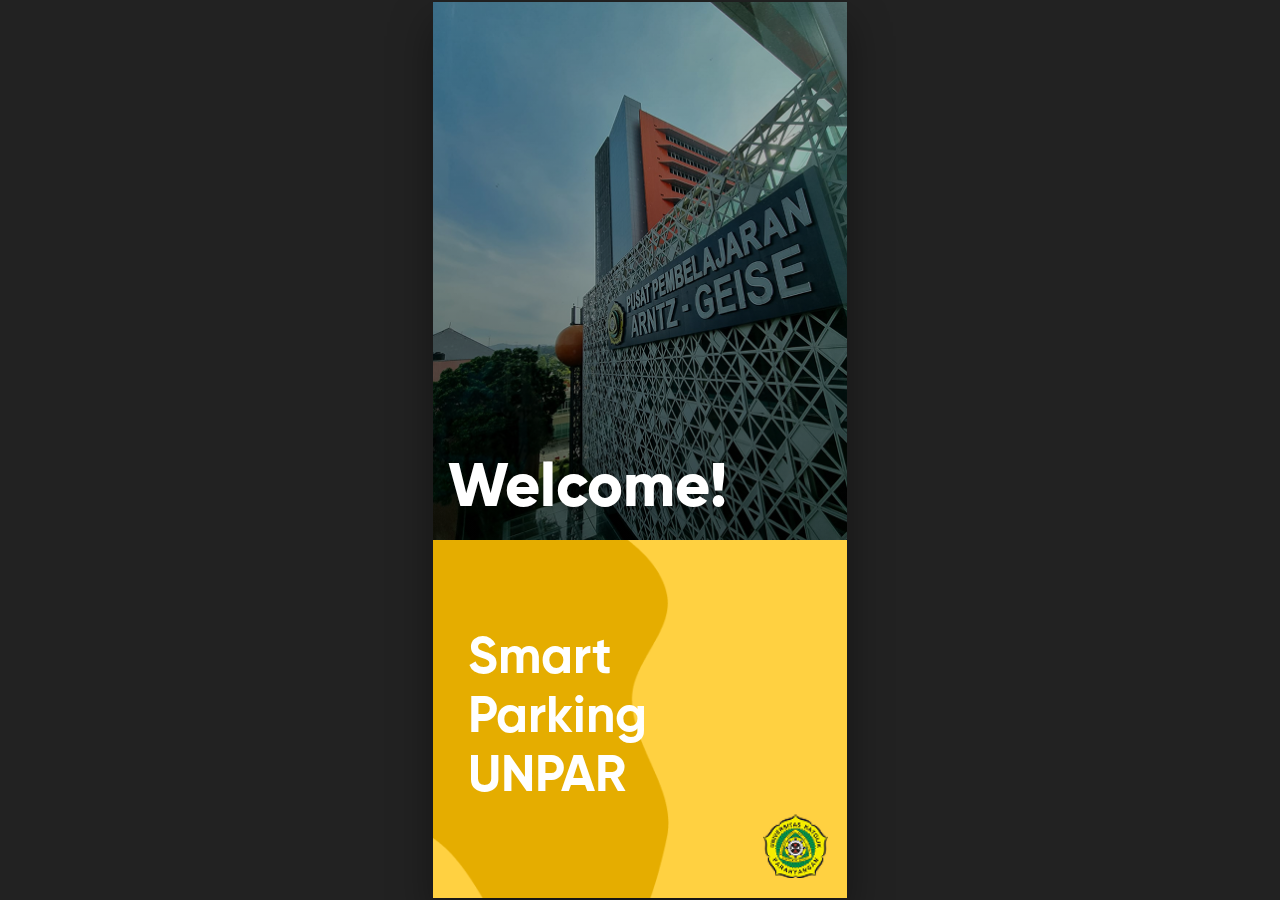
<file: index.html>
<!DOCTYPE html>
<html lang="id">
<head>
    <meta charset="UTF-8">
    <meta name="viewport" content="width=device-width, initial-scale=1.0">
    <title>Smart Parking UNPAR - Welcome</title>
    <link rel="stylesheet" href="style.css">
</head>
<body>

    <div class="mobile-container">
        <div class="bg-container">
             <img src="assets/background.png" alt="Gedung PPAG" class="bg-image">
            <div class="overlay-gradient"></div>
        </div>

        <div class="content">
            <h1 class="text-welcome">Welcome!</h1>

            <div class="bottom-card">
                <div class="wave-decoration"></div>

                <div class="card-content">
                    <h2 class="text-app-name">
                        Smart<br>
                        Parking<br>
                        UNPAR
                    </h2>
                    
                    <img src="assets/logo-unpar.png" alt="Logo UNPAR" class="logo">
                </div>
            </div>
        </div>
    </div>

</body>
</html>
</file>
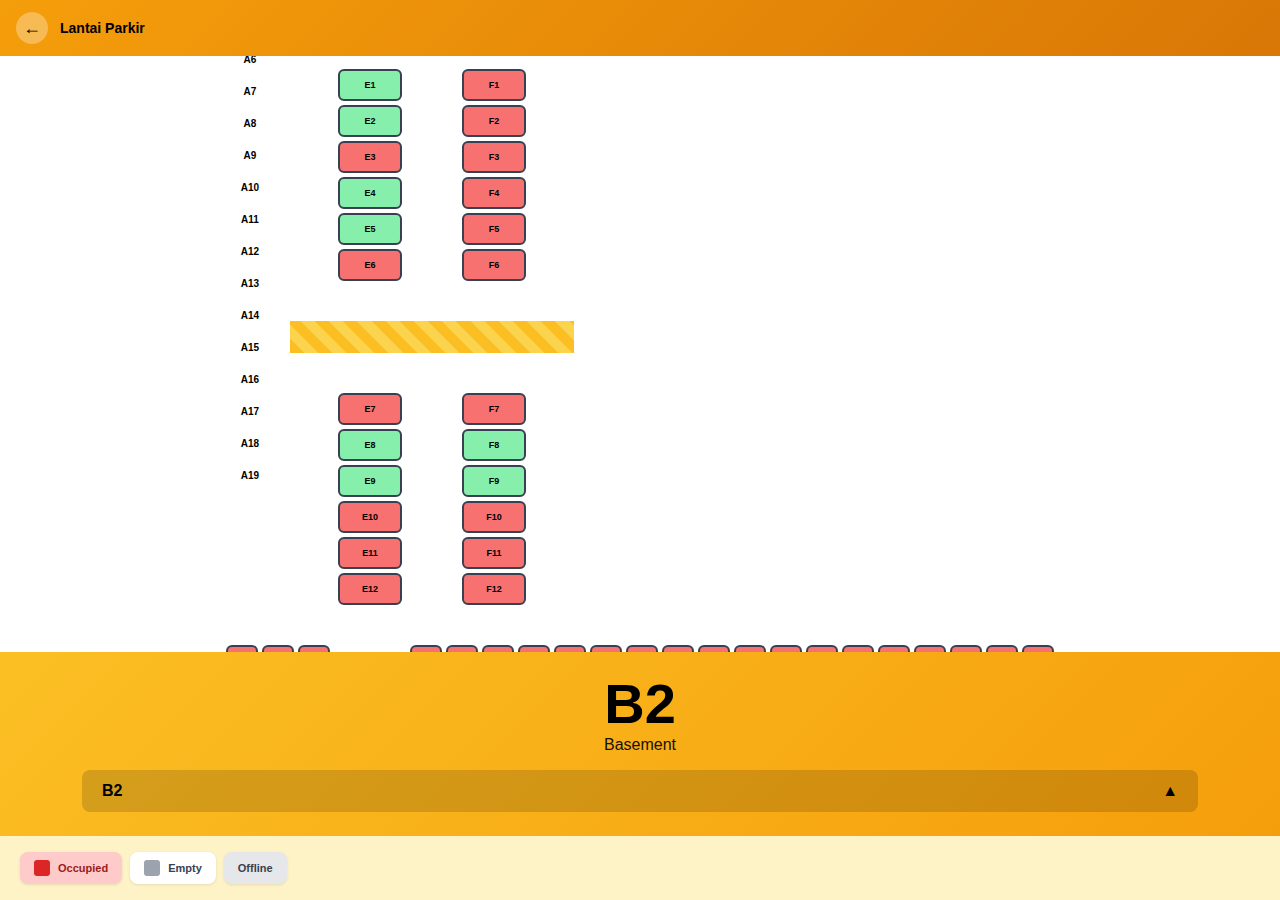
<file: denah_parkir.html>
<!DOCTYPE html>
<html lang="id">
<head>
    <meta charset="UTF-8">
    <meta name="viewport" content="width=device-width, initial-scale=1.0">
    <title>Denah Parkir B2</title>
    <style>
        * {
            margin: 0;
            padding: 0;
            box-sizing: border-box;
        }

        body {
            font-family: Arial, sans-serif;
            height: 100vh;
            display: flex;
            flex-direction: column;
            overflow: hidden;
            background: #f3f4f6;
        }

        .header {
            background: linear-gradient(135deg, #f59e0b 0%, #d97706 100%);
            padding: 12px 16px;
            display: flex;
            align-items: center;
            color: #000;
            box-shadow: 0 2px 4px rgba(0,0,0,0.1);
        }

        .back-btn {
            background: rgba(255,255,255,0.3);
            border: none;
            width: 32px;
            height: 32px;
            border-radius: 50%;
            display: flex;
            align-items: center;
            justify-content: center;
            cursor: pointer;
            margin-right: 12px;
            font-size: 18px;
        }

        .header-title {
            flex: 1;
            font-size: 14px;
            font-weight: 600;
        }

        .map-container {
            flex: 1;
            overflow: hidden;
            position: relative;
            background: white;
            touch-action: none;
            cursor: grab;
        }

        .map-container.dragging {
            cursor: grabbing;
        }

        .map-wrapper {
            position: absolute;
            top: 50%;
            left: 50%;
            transform-origin: center center;
            transition: transform 0.1s ease-out;
        }

        .parking-map {
            padding: 40px;
            display: inline-block;
        }

        .top-section {
            margin-bottom: 40px;
        }

        .parking-row {
            display: flex;
            gap: 4px;
            margin-bottom: 8px;
            justify-content: center;
        }

        .parking-spot {
            width: 32px;
            height: 64px;
            border-radius: 6px;
            display: flex;
            align-items: center;
            justify-content: center;
            font-size: 9px;
            font-weight: bold;
            border: 2px solid #374151;
            color: #000;
        }

        .parking-spot.horizontal {
            width: 64px;
            height: 32px;
        }

        .parking-spot.available {
            background: #86efac;
        }

        .parking-spot.occupied {
            background: #f87171;
        }

        .middle-section {
            display: flex;
            gap: 16px;
            margin-bottom: 40px;
        }

        .left-labels {
            display: flex;
            flex-direction: column;
            gap: 4px;
        }

        .label-spot {
            width: 48px;
            height: 28px;
            border-radius: 4px;
            display: flex;
            align-items: center;
            justify-content: center;
            font-size: 10px;
            font-weight: bold;
        }

        .center-content {
            display: flex;
            flex-direction: column;
            gap: 20px;
        }

        .center-blocks {
            display: flex;
            gap: 60px;
            justify-content: center;
        }

        .block {
            display: flex;
            flex-direction: column;
            gap: 4px;
        }

        .striped-area {
            height: 32px;
            background: #fbbf24;
            background-image: repeating-linear-gradient(45deg, #fbbf24, #fbbf24 10px, #fcd34d 10px, #fcd34d 20px);
            margin: 20px 0;
        }

        .bottom-section {
            margin-top: 40px;
        }

        .bottom-row {
            display: flex;
            gap: 80px;
            margin-bottom: 30px;
        }

        .bottom-left {
            display: flex;
            gap: 8px;
        }

        .bottom-parking-group {
            display: flex;
            gap: 4px;
        }

        .bottom-large-row {
            display: flex;
            gap: 4px;
            justify-content: center;
            margin-bottom: 20px;
        }

        .bottom-controls {
            background: linear-gradient(180deg, #fef3c7 0%, #fde68a 100%);
            padding: 0;
            position: relative;
        }

        .floor-selector {
            background: linear-gradient(135deg, #fbbf24 0%, #f59e0b 100%);
            padding: 24px 20px;
            text-align: center;
            color: #000;
            position: relative;
        }

        .floor-selector h2 {
            font-size: 56px;
            font-weight: bold;
            margin-bottom: 4px;
            line-height: 1;
        }

        .floor-selector p {
            font-size: 16px;
            opacity: 0.9;
            margin-bottom: 16px;
        }

        .floor-dropdown {
            background: rgba(0,0,0,0.15);
            border: none;
            padding: 12px 20px;
            border-radius: 8px;
            color: #000;
            font-size: 16px;
            font-weight: bold;
            cursor: pointer;
            display: flex;
            align-items: center;
            justify-content: space-between;
            width: 90%;
            margin: 0 auto;
        }

        .legend-controls {
            padding: 16px 20px;
            display: flex;
            align-items: center;
            justify-content: space-between;
            flex-wrap: wrap;
            gap: 12px;
            background: #fef3c7;
        }

        .legend {
            display: flex;
            gap: 8px;
            flex-wrap: wrap;
        }

        .legend-item {
            display: flex;
            align-items: center;
            gap: 8px;
            padding: 8px 14px;
            border-radius: 8px;
            font-size: 11px;
            font-weight: bold;
            background: white;
            box-shadow: 0 1px 3px rgba(0,0,0,0.1);
        }

        .legend-item.occupied-legend {
            background: #fecaca;
            color: #991b1b;
        }

        .legend-item.empty-legend {
            background: white;
            color: #374151;
        }

        .legend-item.offline-legend {
            background: #e5e7eb;
            color: #374151;
        }

        .legend-box {
            width: 16px;
            height: 16px;
            border-radius: 3px;
        }

        .legend-box.occupied {
            background: #dc2626;
        }

        .legend-box.empty {
            background: #9ca3af;
        }

        .controls {
            display: flex;
            gap: 8px;
        }

        .control-btn {
            background: #3b82f6;
            color: white;
            border: none;
            padding: 10px 16px;
            border-radius: 8px;
            cursor: pointer;
            font-size: 16px;
            font-weight: bold;
            transition: background 0.2s;
            min-width: 44px;
            box-shadow: 0 2px 4px rgba(0,0,0,0.1);
        }

        .control-btn:hover {
            background: #2563eb;
        }

        .control-btn:active {
            background: #1d4ed8;
        }

        .control-btn.reset {
            background: #6b7280;
        }

        .control-btn.reset:hover {
            background: #4b5563;
        }

        @media (max-width: 640px) {
            .parking-spot {
                width: 28px;
                height: 56px;
                font-size: 8px;
            }

            .parking-spot.horizontal {
                width: 56px;
                height: 28px;
            }

            .label-spot {
                width: 40px;
                height: 24px;
                font-size: 9px;
            }

            .parking-map {
                padding: 20px;
            }

            .floor-selector h2 {
                font-size: 48px;
            }

            .legend-controls {
                padding: 12px 16px;
            }
        }
    </style>
</head>
<body>
    <div class="header">
        <button class="back-btn">&#8592;</button>
        <div class="header-title">Lantai Parkir</div>
    </div>

    <div class="map-container" id="mapContainer">
        <div class="map-wrapper" id="mapWrapper">
            <div class="parking-map">
                <!-- Top Section -->
                <div class="top-section">
                    <div class="parking-row">
                        <div class="parking-spot available">B1</div>
                        <div class="parking-spot occupied">B2</div>
                        <div class="parking-spot occupied">B3</div>
                        <div class="parking-spot occupied">B4</div>
                        <div class="parking-spot occupied">B5</div>
                        <div class="parking-spot occupied">B6</div>
                        <div class="parking-spot occupied">B7</div>
                        <div class="parking-spot occupied">B8</div>
                        <div class="parking-spot occupied">B9</div>
                        <div class="parking-spot occupied">B10</div>
                        <div class="parking-spot available">B11</div>
                    </div>
                </div>

                <!-- Middle Section -->
                <div class="middle-section">
                    <div class="left-labels">
                        <div class="label-spot available">A1</div>
                        <div class="label-spot available">A2</div>
                        <div class="label-spot occupied">A3</div>
                        <div class="label-spot available">A4</div>
                        <div class="label-spot available">A5</div>
                        <div class="label-spot available">A6</div>
                        <div class="label-spot available">A7</div>
                        <div class="label-spot available">A8</div>
                        <div class="label-spot available">A9</div>
                        <div class="label-spot available">A10</div>
                        <div class="label-spot occupied">A11</div>
                        <div class="label-spot occupied">A12</div>
                        <div class="label-spot occupied">A13</div>
                        <div class="label-spot occupied">A14</div>
                        <div class="label-spot occupied">A15</div>
                        <div class="label-spot occupied">A16</div>
                        <div class="label-spot occupied">A17</div>
                        <div class="label-spot occupied">A18</div>
                        <div class="label-spot occupied">A19</div>
                    </div>

                    <div class="center-content">
                        <div class="parking-row">
                            <div class="parking-spot occupied">B12</div>
                            <div class="parking-spot occupied">B13</div>
                            <div class="parking-spot occupied">B14</div>
                            <div class="parking-spot occupied">B15</div>
                            <div class="parking-spot occupied">B16</div>
                            <div class="parking-spot occupied">B17</div>
                            <div class="parking-spot occupied">B18</div>
                            <div class="parking-spot occupied">B19</div>
                        </div>

                        <div class="parking-row">
                            <div class="parking-spot occupied">B20</div>
                            <div class="parking-spot available">B21</div>
                            <div class="parking-spot occupied">B22</div>
                            <div class="parking-spot occupied">B23</div>
                            <div class="parking-spot occupied">B24</div>
                            <div class="parking-spot occupied">B25</div>
                            <div class="parking-spot occupied">B26</div>
                            <div class="parking-spot occupied">B27</div>
                        </div>

                        <div class="center-blocks">
                            <div class="block">
                                <div class="parking-spot horizontal available">E1</div>
                                <div class="parking-spot horizontal available">E2</div>
                                <div class="parking-spot horizontal occupied">E3</div>
                                <div class="parking-spot horizontal available">E4</div>
                                <div class="parking-spot horizontal available">E5</div>
                                <div class="parking-spot horizontal occupied">E6</div>
                            </div>
                            <div class="block">
                                <div class="parking-spot horizontal occupied">F1</div>
                                <div class="parking-spot horizontal occupied">F2</div>
                                <div class="parking-spot horizontal occupied">F3</div>
                                <div class="parking-spot horizontal occupied">F4</div>
                                <div class="parking-spot horizontal occupied">F5</div>
                                <div class="parking-spot horizontal occupied">F6</div>
                            </div>
                        </div>

                        <div class="striped-area"></div>

                        <div class="center-blocks">
                            <div class="block">
                                <div class="parking-spot horizontal occupied">E7</div>
                                <div class="parking-spot horizontal available">E8</div>
                                <div class="parking-spot horizontal available">E9</div>
                                <div class="parking-spot horizontal occupied">E10</div>
                                <div class="parking-spot horizontal occupied">E11</div>
                                <div class="parking-spot horizontal occupied">E12</div>
                            </div>
                            <div class="block">
                                <div class="parking-spot horizontal occupied">F7</div>
                                <div class="parking-spot horizontal available">F8</div>
                                <div class="parking-spot horizontal available">F9</div>
                                <div class="parking-spot horizontal occupied">F10</div>
                                <div class="parking-spot horizontal occupied">F11</div>
                                <div class="parking-spot horizontal occupied">F12</div>
                            </div>
                        </div>
                    </div>
                </div>

                <!-- Bottom Section -->
                <div class="bottom-section">
                    <div class="bottom-row">
                        <div class="bottom-left">
                            <div class="bottom-parking-group">
                                <div class="parking-spot occupied">C1</div>
                                <div class="parking-spot occupied">C2</div>
                                <div class="parking-spot occupied">C3</div>
                            </div>
                        </div>

                        <div class="bottom-large-row">
                            <div class="parking-spot occupied">D1</div>
                            <div class="parking-spot occupied">D2</div>
                            <div class="parking-spot occupied">D3</div>
                            <div class="parking-spot occupied">D4</div>
                            <div class="parking-spot occupied">D5</div>
                            <div class="parking-spot occupied">D6</div>
                            <div class="parking-spot occupied">D7</div>
                            <div class="parking-spot occupied">D8</div>
                            <div class="parking-spot occupied">D9</div>
                            <div class="parking-spot occupied">D10</div>
                            <div class="parking-spot occupied">D11</div>
                            <div class="parking-spot occupied">D12</div>
                            <div class="parking-spot occupied">D13</div>
                            <div class="parking-spot occupied">D14</div>
                            <div class="parking-spot occupied">D15</div>
                            <div class="parking-spot occupied">D16</div>
                            <div class="parking-spot occupied">D17</div>
                            <div class="parking-spot occupied">D18</div>
                        </div>
                    </div>

                    <div class="bottom-large-row">
                        <div class="parking-spot occupied">G1</div>
                        <div class="parking-spot occupied">G2</div>
                        <div class="parking-spot occupied">G3</div>
                        <div class="parking-spot occupied">G4</div>
                        <div class="parking-spot occupied">G5</div>
                        <div class="parking-spot occupied">G6</div>
                        <div class="parking-spot occupied">G7</div>
                        <div class="parking-spot occupied">G8</div>
                        <div class="parking-spot occupied">G9</div>
                        <div class="parking-spot occupied">G10</div>
                        <div class="parking-spot occupied">G11</div>
                        <div class="parking-spot occupied">G12</div>
                        <div class="parking-spot occupied">G13</div>
                        <div class="parking-spot occupied">G14</div>
                        <div class="parking-spot occupied">G15</div>
                        <div class="parking-spot occupied">G16</div>
                        <div class="parking-spot occupied">G17</div>
                        <div class="parking-spot occupied">G18</div>
                        <div class="parking-spot occupied">G19</div>
                        <div class="parking-spot occupied">G20</div>
                    </div>

                    <div class="bottom-large-row">
                        <div class="parking-spot occupied">H1</div>
                        <div class="parking-spot occupied">H2</div>
                        <div class="parking-spot occupied">H3</div>
                        <div class="parking-spot occupied">H4</div>
                        <div class="parking-spot occupied">H5</div>
                        <div class="parking-spot occupied">H6</div>
                        <div class="parking-spot occupied">H7</div>
                        <div class="parking-spot occupied">H8</div>
                        <div class="parking-spot occupied">H9</div>
                        <div class="parking-spot occupied">H10</div>
                        <div class="parking-spot occupied">H11</div>
                        <div class="parking-spot occupied">H12</div>
                        <div class="parking-spot occupied">H13</div>
                        <div class="parking-spot occupied">H14</div>
                        <div class="parking-spot occupied">H15</div>
                        <div class="parking-spot occupied">H16</div>
                        <div class="parking-spot occupied">H17</div>
                        <div class="parking-spot occupied">H18</div>
                        <div class="parking-spot occupied">H19</div>
                        <div class="parking-spot occupied">H20</div>
                    </div>
                </div>
            </div>
        </div>
    </div>

    <div class="bottom-controls">
        <div class="floor-selector">
            <h2>B2</h2>
            <p>Basement</p>
            <button class="floor-dropdown">
                <span>B2</span>
                <span>&#9650;</span>
            </button>
        </div>

        <div class="legend-controls">
            <div class="legend">
                <div class="legend-item occupied-legend">
                    <div class="legend-box occupied"></div>
                    <span>Occupied</span>
                </div>
                <div class="legend-item empty-legend">
                    <div class="legend-box empty"></div>
                    <span>Empty</span>
                </div>
                <div class="legend-item offline-legend">
                    <span>Offline</span>
                </div>
            </div>
            
        </div>
    </div>

    <script>
        var mapContainer = document.getElementById('mapContainer');
        var mapWrapper = document.getElementById('mapWrapper');

        var scale = 1;
        var posX = 0;
        var posY = 0;
        var isDragging = false;
        var startX = 0;
        var startY = 0;

        function updateTransform() {
            var transformValue = 'translate(calc(-50% + ' + posX + 'px), calc(-50% + ' + posY + 'px)) scale(' + scale + ')';
            mapWrapper.style.transform = transformValue;
        }

        function zoomIn() {
            scale = Math.min(scale + 0.2, 3);
            updateTransform();
        }

        function zoomOut() {
            scale = Math.max(scale - 0.2, 0.5);
            updateTransform();
        }

        function resetView() {
            scale = 1;
            posX = 0;
            posY = 0;
            updateTransform();
        }

        mapContainer.addEventListener('mousedown', function(e) {
            isDragging = true;
            startX = e.clientX - posX;
            startY = e.clientY - posY;
            mapContainer.classList.add('dragging');
        });

        mapContainer.addEventListener('mousemove', function(e) {
            if (isDragging) {
                posX = e.clientX - startX;
                posY = e.clientY - startY;
                updateTransform();
            }
        });

        mapContainer.addEventListener('mouseup', function() {
            isDragging = false;
            mapContainer.classList.remove('dragging');
        });

        mapContainer.addEventListener('mouseleave', function() {
            isDragging = false;
            mapContainer.classList.remove('dragging');
        });

        mapContainer.addEventListener('touchstart', function(e) {
            if (e.touches.length === 1) {
                isDragging = true;
                startX = e.touches[0].clientX - posX;
                startY = e.touches[0].clientY - posY;
            }
        });

        mapContainer.addEventListener('touchmove', function(e) {
            if (isDragging && e.touches.length === 1) {
                e.preventDefault();
                posX = e.touches[0].clientX - startX;
                posY = e.touches[0].clientY - startY;
                updateTransform();
            }
        });

        mapContainer.addEventListener('touchend', function() {
            isDragging = false;
        });

        updateTransform();
    </script>
</body>
</html>
</file>
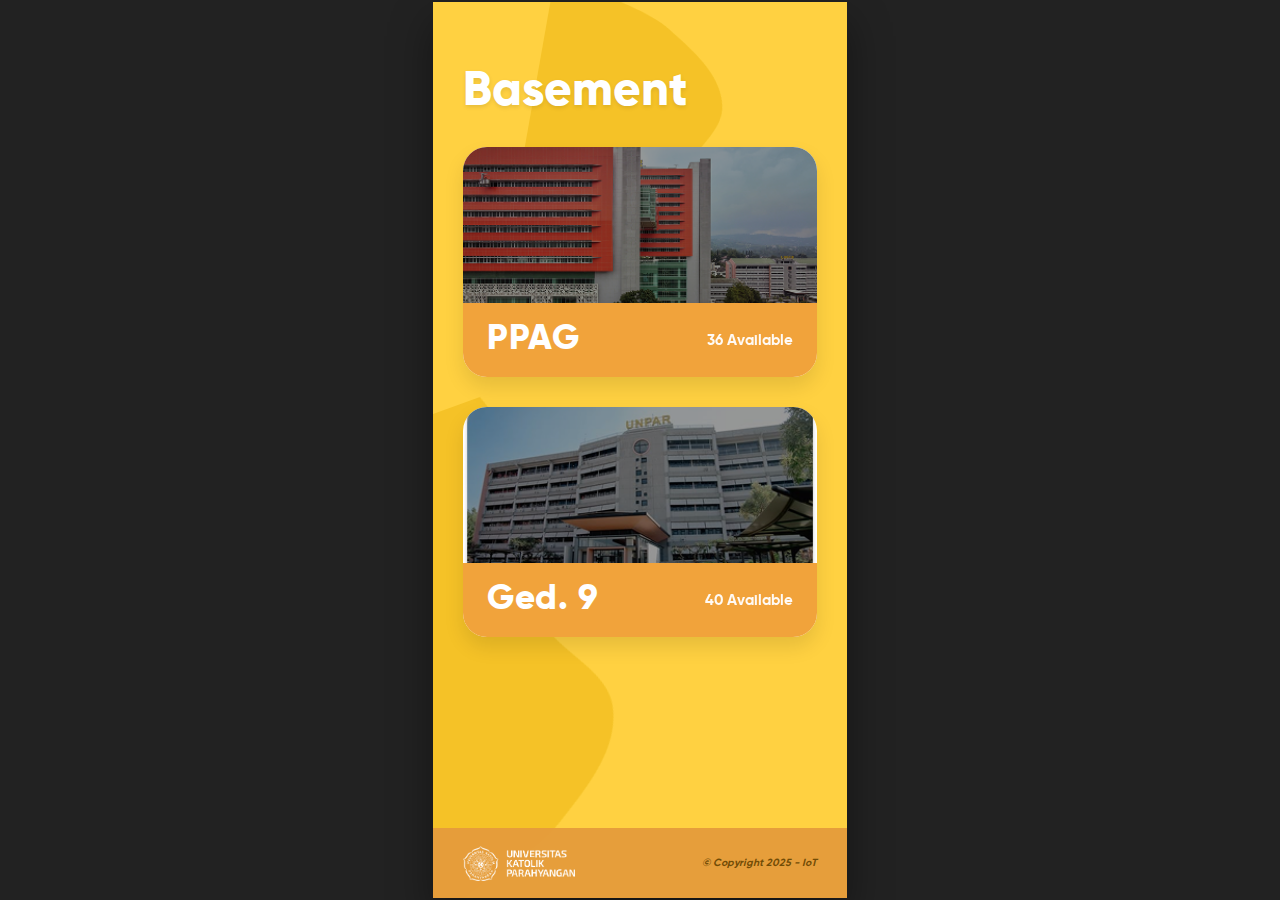
<file: home.html>
<!DOCTYPE html>
<html lang="id">
<head>
    <meta charset="UTF-8">
    <meta name="viewport" content="width=device-width, initial-scale=1.0">
    <title>Smart Parking UNPAR - Basement</title>
    <link rel="stylesheet" href="style-home.css">
</head>
<body>

    <div class="mobile-container">
        
        <div class="wave-decoration top-right"></div>
        <div class="wave-decoration bottom-left"></div>

        <h1 class="page-title">Basement</h1>

        <div class="cards-container">
            
            <div class="parking-card">
                <div class="card-image">
                    <img src="assets/ppag.png" alt="Gedung PPAG">
                </div>
                <div class="card-info">
                    <h2 class="building-name">PPAG</h2>
                    <span class="availability">36 Available</span>
                </div>
            </div>

            <div class="parking-card">
                <div class="card-image">
                    <img src="assets/gedung9.png" alt="Gedung 9">
                </div>
                <div class="card-info">
                    <h2 class="building-name">Ged. 9</h2>
                    <span class="availability">40 Available</span>
                </div>
            </div>

        </div>

        <footer class="footer">
            <img src="assets/logo-unpar-white.png" alt="UNPAR" class="footer-logo">
            
            <div class="copyright">
                © Copyright 2025 - IoT
            </div>
        </footer>

    </div>

</body>
</html>
</file>
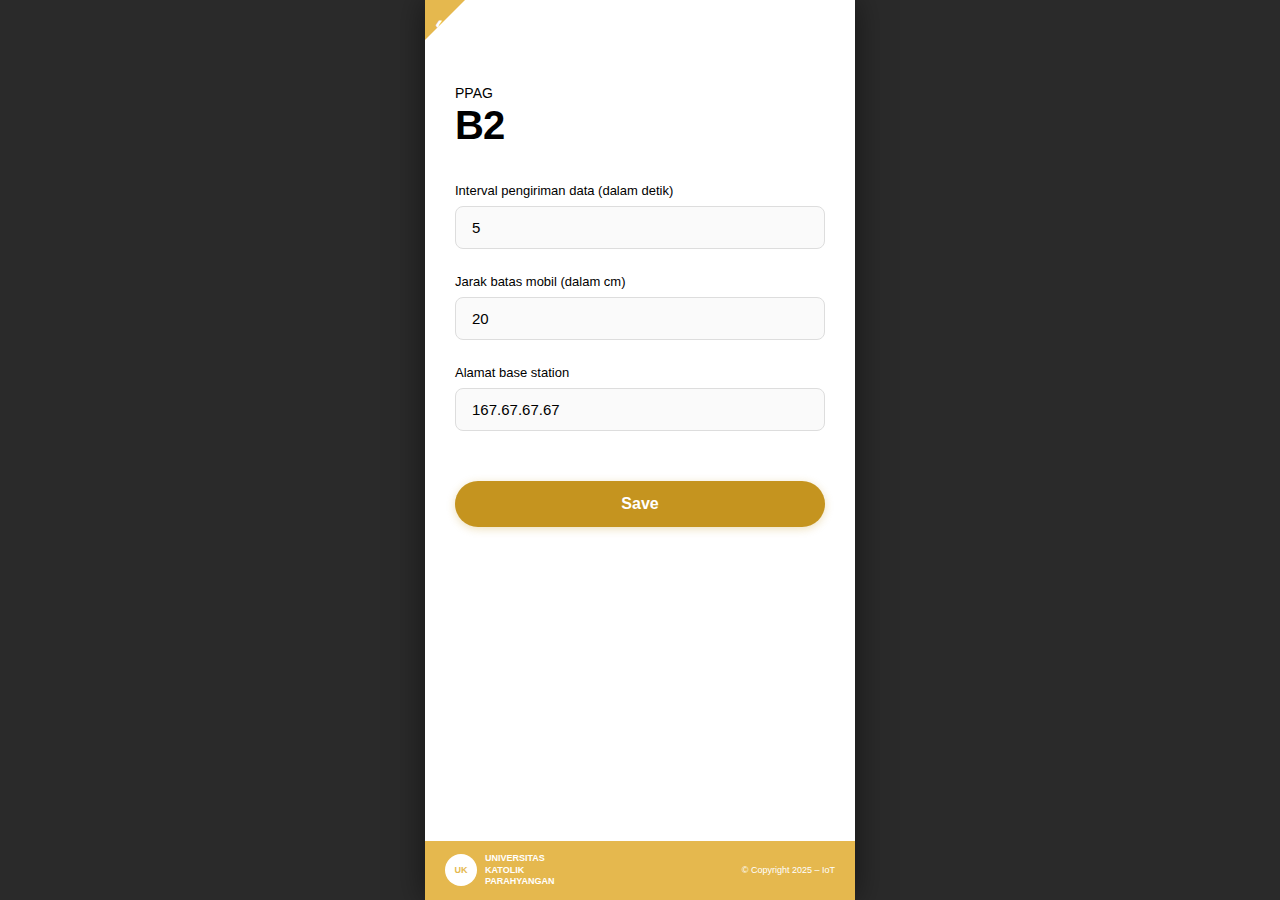
<file: smart_parking_gradle/src/main/resources/templates/admin-settings-page.html>
<!DOCTYPE html>
<html lang="id">
<head>
    <meta charset="UTF-8">
    <meta name="viewport" content="width=device-width, initial-scale=1.0">
    <title>PPAG B2</title>
    <style>
        * {
            margin: 0;
            padding: 0;
            box-sizing: border-box;
        }

        html, body {
            margin: 0;
            padding: 0;
            width: 100%;
            height: 100%;
            overflow-x: hidden;
        }

        body {
            font-family: -apple-system, BlinkMacSystemFont, 'Segoe UI', Roboto, 'Helvetica Neue', Arial, sans-serif;
            background-color: #2a2a2a;
            min-height: 100vh;
            display: flex;
            justify-content: center;
            align-items: center;
            margin: 0;
            padding: 0;
        }

        .main-wrapper {
            width: 100%;
            max-width: 430px;
            height: 100vh;
            max-height: 932px;
            background-color: #ffffff;
            display: flex;
            flex-direction: column;
            overflow: hidden;
            position: relative;
            box-shadow: 0 0 30px rgba(0, 0, 0, 0.5);
        }

        .header {
            position: relative;
            padding: 15px 0 0 0;
        }

        .back-button {
            position: absolute;
            top: 0;
            left: 0;
            width: 40px;
            height: 40px;
            background-color: #E5B84E;
            clip-path: polygon(0 0, 100% 0, 0 100%);
            display: flex;
            align-items: flex-start;
            justify-content: flex-start;
            padding: 10px 0 0 10px;
            cursor: pointer;
        }

        .back-button::before {
            content: '‹';
            color: white;
            font-size: 24px;
            font-weight: bold;
        }

        .container {
            padding: 70px 30px 30px 30px;
            flex: 1;
            overflow-y: auto;
        }

        .title {
            margin-bottom: 5px;
        }

        .title-small {
            font-size: 14px;
            font-weight: 400;
            color: #000;
            margin-bottom: 2px;
        }

        .title-large {
            font-size: 40px;
            font-weight: 700;
            color: #000;
            margin-bottom: 35px;
            letter-spacing: -1px;
        }

        .form-group {
            margin-bottom: 25px;
        }

        label {
            display: block;
            font-size: 13px;
            color: #000;
            margin-bottom: 8px;
            font-weight: 400;
        }

        input {
            width: 100%;
            padding: 12px 16px;
            font-size: 15px;
            border: 1px solid #ddd;
            border-radius: 8px;
            background-color: #fafafa;
            color: #000;
            outline: none;
            transition: all 0.3s ease;
        }

        input:focus {
            border-color: #D4A449;
            background-color: #fff;
        }

        .save-button {
            width: 100%;
            padding: 14px;
            background-color: #C5941F;
            color: white;
            border: none;
            border-radius: 30px;
            font-size: 16px;
            font-weight: 600;
            cursor: pointer;
            margin-top: 25px;
            transition: background-color 0.3s ease;
            box-shadow: 0 2px 8px rgba(197, 148, 31, 0.3);
        }

        .save-button:hover {
            background-color: #B38825;
        }

        .footer {
            background-color: #E5B84E;
            padding: 12px 20px;
            display: flex;
            justify-content: space-between;
            align-items: center;
            margin-top: auto;
            flex-shrink: 0;
        }

        .footer-logo {
            display: flex;
            align-items: center;
            gap: 8px;
        }

        .logo-circle {
            width: 32px;
            height: 32px;
            background-color: white;
            border-radius: 50%;
            display: flex;
            align-items: center;
            justify-content: center;
            font-size: 9px;
            font-weight: bold;
            color: #E5B84E;
            flex-shrink: 0;
        }

        .footer-text {
            display: flex;
            flex-direction: column;
        }

        .footer-text-top {
            font-size: 9px;
            color: white;
            font-weight: 600;
            line-height: 1.3;
            text-transform: uppercase;
        }

        .footer-text-bottom {
            font-size: 8px;
            color: white;
            font-weight: 400;
        }

        .copyright {
            font-size: 9px;
            color: white;
            white-space: nowrap;
        }
    </style>
</head>
<body>
    <div class="main-wrapper">
        <div class="header">
            <div class="back-button"></div>
        </div>

        <div class="container">
            <div class="title">
                <div class="title-small">PPAG</div>
                <div class="title-large">B2</div>
            </div>

            <form>
                <div class="form-group">
                    <label for="interval">Interval pengiriman data (dalam detik)</label>
                    <input type="number" id="interval" value="5">
                </div>

                <div class="form-group">
                    <label for="jarak">Jarak batas mobil (dalam cm)</label>
                    <input type="number" id="jarak" value="20">
                </div>

                <div class="form-group">
                    <label for="alamat">Alamat base station</label>
                    <input type="text" id="alamat" value="167.67.67.67">
                </div>

                <button type="submit" class="save-button">Save</button>
            </form>
        </div>

        <div class="footer">
            <div class="footer-logo">
                <div class="logo-circle">UK</div>
                <div class="footer-text">
                    <span class="footer-text-top">UNIVERSITAS<br>KATOLIK<br>PARAHYANGAN</span>
                </div>
            </div>
            <div class="copyright">© Copyright 2025 – IoT</div>
        </div>
    </div>

    <script>
        document.querySelector('form').addEventListener('submit', function(e) {
            e.preventDefault();
            alert('Data tersimpan!');
        });

        document.querySelector('.back-button').addEventListener('click', function() {
            window.history.back();
        });
    </script>
</body>
</html>
</file>
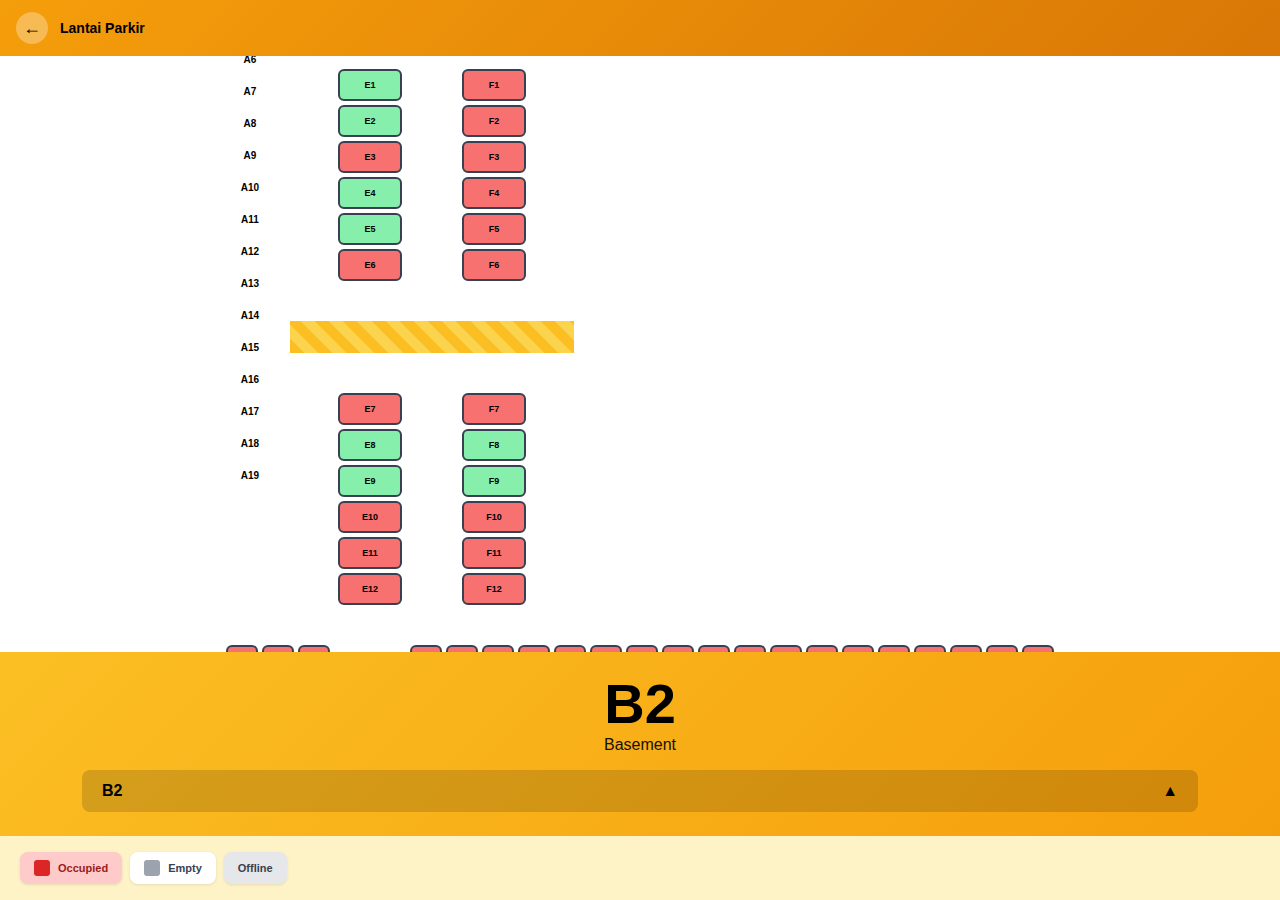
<file: smart_parking_gradle/src/main/resources/templates/denahParkirPage.html>
<!DOCTYPE html>
<html lang="id">
<head>
    <meta charset="UTF-8">
    <meta name="viewport" content="width=device-width, initial-scale=1.0">
    <title>Denah Parkir B2</title>
    <link rel="stylesheet" type="text/css" href="../static/css/styleDenah.css">
</head>
<body>
    <div class="header">
        <button class="back-btn">&#8592;</button>
        <div class="header-title">Lantai Parkir</div>
    </div>

    <div class="map-container" id="mapContainer">
        <div class="map-wrapper" id="mapWrapper">
            <div class="parking-map">
                <!-- Top Section -->
                <div class="top-section">
                    <div class="parking-row">
                        <div class="parking-spot available">B1</div>
                        <div class="parking-spot occupied">B2</div>
                        <div class="parking-spot occupied">B3</div>
                        <div class="parking-spot occupied">B4</div>
                        <div class="parking-spot occupied">B5</div>
                        <div class="parking-spot occupied">B6</div>
                        <div class="parking-spot occupied">B7</div>
                        <div class="parking-spot occupied">B8</div>
                        <div class="parking-spot occupied">B9</div>
                        <div class="parking-spot occupied">B10</div>
                        <div class="parking-spot available">B11</div>
                    </div>
                </div>

                <!-- Middle Section -->
                <div class="middle-section">
                    <div class="left-labels">
                        <div class="label-spot available">A1</div>
                        <div class="label-spot available">A2</div>
                        <div class="label-spot occupied">A3</div>
                        <div class="label-spot available">A4</div>
                        <div class="label-spot available">A5</div>
                        <div class="label-spot available">A6</div>
                        <div class="label-spot available">A7</div>
                        <div class="label-spot available">A8</div>
                        <div class="label-spot available">A9</div>
                        <div class="label-spot available">A10</div>
                        <div class="label-spot occupied">A11</div>
                        <div class="label-spot occupied">A12</div>
                        <div class="label-spot occupied">A13</div>
                        <div class="label-spot occupied">A14</div>
                        <div class="label-spot occupied">A15</div>
                        <div class="label-spot occupied">A16</div>
                        <div class="label-spot occupied">A17</div>
                        <div class="label-spot occupied">A18</div>
                        <div class="label-spot occupied">A19</div>
                    </div>

                    <div class="center-content">
                        <div class="parking-row">
                            <div class="parking-spot occupied">B12</div>
                            <div class="parking-spot occupied">B13</div>
                            <div class="parking-spot occupied">B14</div>
                            <div class="parking-spot occupied">B15</div>
                            <div class="parking-spot occupied">B16</div>
                            <div class="parking-spot occupied">B17</div>
                            <div class="parking-spot occupied">B18</div>
                            <div class="parking-spot occupied">B19</div>
                        </div>

                        <div class="parking-row">
                            <div class="parking-spot occupied">B20</div>
                            <div class="parking-spot available">B21</div>
                            <div class="parking-spot occupied">B22</div>
                            <div class="parking-spot occupied">B23</div>
                            <div class="parking-spot occupied">B24</div>
                            <div class="parking-spot occupied">B25</div>
                            <div class="parking-spot occupied">B26</div>
                            <div class="parking-spot occupied">B27</div>
                        </div>

                        <div class="center-blocks">
                            <div class="block">
                                <div class="parking-spot horizontal available">E1</div>
                                <div class="parking-spot horizontal available">E2</div>
                                <div class="parking-spot horizontal occupied">E3</div>
                                <div class="parking-spot horizontal available">E4</div>
                                <div class="parking-spot horizontal available">E5</div>
                                <div class="parking-spot horizontal occupied">E6</div>
                            </div>
                            <div class="block">
                                <div class="parking-spot horizontal occupied">F1</div>
                                <div class="parking-spot horizontal occupied">F2</div>
                                <div class="parking-spot horizontal occupied">F3</div>
                                <div class="parking-spot horizontal occupied">F4</div>
                                <div class="parking-spot horizontal occupied">F5</div>
                                <div class="parking-spot horizontal occupied">F6</div>
                            </div>
                        </div>

                        <div class="striped-area"></div>

                        <div class="center-blocks">
                            <div class="block">
                                <div class="parking-spot horizontal occupied">E7</div>
                                <div class="parking-spot horizontal available">E8</div>
                                <div class="parking-spot horizontal available">E9</div>
                                <div class="parking-spot horizontal occupied">E10</div>
                                <div class="parking-spot horizontal occupied">E11</div>
                                <div class="parking-spot horizontal occupied">E12</div>
                            </div>
                            <div class="block">
                                <div class="parking-spot horizontal occupied">F7</div>
                                <div class="parking-spot horizontal available">F8</div>
                                <div class="parking-spot horizontal available">F9</div>
                                <div class="parking-spot horizontal occupied">F10</div>
                                <div class="parking-spot horizontal occupied">F11</div>
                                <div class="parking-spot horizontal occupied">F12</div>
                            </div>
                        </div>
                    </div>
                </div>

                <!-- Bottom Section -->
                <div class="bottom-section">
                    <div class="bottom-row">
                        <div class="bottom-left">
                            <div class="bottom-parking-group">
                                <div class="parking-spot occupied">C1</div>
                                <div class="parking-spot occupied">C2</div>
                                <div class="parking-spot occupied">C3</div>
                            </div>
                        </div>

                        <div class="bottom-large-row">
                            <div class="parking-spot occupied">D1</div>
                            <div class="parking-spot occupied">D2</div>
                            <div class="parking-spot occupied">D3</div>
                            <div class="parking-spot occupied">D4</div>
                            <div class="parking-spot occupied">D5</div>
                            <div class="parking-spot occupied">D6</div>
                            <div class="parking-spot occupied">D7</div>
                            <div class="parking-spot occupied">D8</div>
                            <div class="parking-spot occupied">D9</div>
                            <div class="parking-spot occupied">D10</div>
                            <div class="parking-spot occupied">D11</div>
                            <div class="parking-spot occupied">D12</div>
                            <div class="parking-spot occupied">D13</div>
                            <div class="parking-spot occupied">D14</div>
                            <div class="parking-spot occupied">D15</div>
                            <div class="parking-spot occupied">D16</div>
                            <div class="parking-spot occupied">D17</div>
                            <div class="parking-spot occupied">D18</div>
                        </div>
                    </div>

                    <div class="bottom-large-row">
                        <div class="parking-spot occupied">G1</div>
                        <div class="parking-spot occupied">G2</div>
                        <div class="parking-spot occupied">G3</div>
                        <div class="parking-spot occupied">G4</div>
                        <div class="parking-spot occupied">G5</div>
                        <div class="parking-spot occupied">G6</div>
                        <div class="parking-spot occupied">G7</div>
                        <div class="parking-spot occupied">G8</div>
                        <div class="parking-spot occupied">G9</div>
                        <div class="parking-spot occupied">G10</div>
                        <div class="parking-spot occupied">G11</div>
                        <div class="parking-spot occupied">G12</div>
                        <div class="parking-spot occupied">G13</div>
                        <div class="parking-spot occupied">G14</div>
                        <div class="parking-spot occupied">G15</div>
                        <div class="parking-spot occupied">G16</div>
                        <div class="parking-spot occupied">G17</div>
                        <div class="parking-spot occupied">G18</div>
                        <div class="parking-spot occupied">G19</div>
                        <div class="parking-spot occupied">G20</div>
                    </div>

                    <div class="bottom-large-row">
                        <div class="parking-spot occupied">H1</div>
                        <div class="parking-spot occupied">H2</div>
                        <div class="parking-spot occupied">H3</div>
                        <div class="parking-spot occupied">H4</div>
                        <div class="parking-spot occupied">H5</div>
                        <div class="parking-spot occupied">H6</div>
                        <div class="parking-spot occupied">H7</div>
                        <div class="parking-spot occupied">H8</div>
                        <div class="parking-spot occupied">H9</div>
                        <div class="parking-spot occupied">H10</div>
                        <div class="parking-spot occupied">H11</div>
                        <div class="parking-spot occupied">H12</div>
                        <div class="parking-spot occupied">H13</div>
                        <div class="parking-spot occupied">H14</div>
                        <div class="parking-spot occupied">H15</div>
                        <div class="parking-spot occupied">H16</div>
                        <div class="parking-spot occupied">H17</div>
                        <div class="parking-spot occupied">H18</div>
                        <div class="parking-spot occupied">H19</div>
                        <div class="parking-spot occupied">H20</div>
                    </div>
                </div>
            </div>
        </div>
    </div>

    <div class="bottom-controls">
        <div class="floor-selector">
            <h2>B2</h2>
            <p>Basement</p>
            <button class="floor-dropdown">
                <span>B2</span>
                <span>&#9650;</span>
            </button>
        </div>

        <div class="legend-controls">
            <div class="legend">
                <div class="legend-item occupied-legend">
                    <div class="legend-box occupied"></div>
                    <span>Occupied</span>
                </div>
                <div class="legend-item empty-legend">
                    <div class="legend-box empty"></div>
                    <span>Empty</span>
                </div>
                <div class="legend-item offline-legend">
                    <span>Offline</span>
                </div>
            </div>
            
        </div>
    </div>

    <script>
        var mapContainer = document.getElementById('mapContainer');
        var mapWrapper = document.getElementById('mapWrapper');

        var scale = 1;
        var posX = 0;
        var posY = 0;
        var isDragging = false;
        var startX = 0;
        var startY = 0;

        function updateTransform() {
            var transformValue = 'translate(calc(-50% + ' + posX + 'px), calc(-50% + ' + posY + 'px)) scale(' + scale + ')';
            mapWrapper.style.transform = transformValue;
        }

        function zoomIn() {
            scale = Math.min(scale + 0.2, 3);
            updateTransform();
        }

        function zoomOut() {
            scale = Math.max(scale - 0.2, 0.5);
            updateTransform();
        }

        function resetView() {
            scale = 1;
            posX = 0;
            posY = 0;
            updateTransform();
        }

        mapContainer.addEventListener('mousedown', function(e) {
            isDragging = true;
            startX = e.clientX - posX;
            startY = e.clientY - posY;
            mapContainer.classList.add('dragging');
        });

        mapContainer.addEventListener('mousemove', function(e) {
            if (isDragging) {
                posX = e.clientX - startX;
                posY = e.clientY - startY;
                updateTransform();
            }
        });

        mapContainer.addEventListener('mouseup', function() {
            isDragging = false;
            mapContainer.classList.remove('dragging');
        });

        mapContainer.addEventListener('mouseleave', function() {
            isDragging = false;
            mapContainer.classList.remove('dragging');
        });

        mapContainer.addEventListener('touchstart', function(e) {
            if (e.touches.length === 1) {
                isDragging = true;
                startX = e.touches[0].clientX - posX;
                startY = e.touches[0].clientY - posY;
            }
        });

        mapContainer.addEventListener('touchmove', function(e) {
            if (isDragging && e.touches.length === 1) {
                e.preventDefault();
                posX = e.touches[0].clientX - startX;
                posY = e.touches[0].clientY - startY;
                updateTransform();
            }
        });

        mapContainer.addEventListener('touchend', function() {
            isDragging = false;
        });

        updateTransform();
    </script>
</body>
</html>
</file>
<file: style.css>
/* --- Setup Font (Sesuaikan path jika perlu) --- */
@font-face {
    font-family: 'Gilroy-Bold';
    src: url('assets/Gilroy-Bold.ttf') format('truetype');
    font-weight: bold;
}

@font-face {
    font-family: 'Gilroy-ExtraBold';
    src: url('assets/Gilroy-ExtraBold.ttf') format('truetype');
    font-weight: 800;
}

/* --- Reset & Base Styles --- */
* {
    margin: 0;
    padding: 0;
    box-sizing: border-box;
}

body {
    background-color: #222; /* Background luar HP */
    display: flex;
    justify-content: center;
    align-items: center;
    min-height: 100vh;
    font-family: 'Gilroy-Bold', sans-serif;
}

/* --- Mobile Container (Bingkai HP) --- */
.mobile-container {
    width: 100%;
    max-width: 414px; /* Lebar standar iPhone modern */
    height: 896px;    /* Tinggi standar iPhone modern */
    background-color: #fff;
    position: relative;
    overflow: hidden; /* Memotong elemen yang keluar bingkai */
    box-shadow: 0 20px 40px rgba(0,0,0,0.4);
    /* Opsional: border radius untuk bingkai HP */
    /* border-radius: 40px; */ 
}

/* --- Background Section --- */
.bg-container {
    position: absolute;
    top: 0;
    left: 0;
    width: 100%;
    height: 65%; /* Menempati 65% area atas */
}

.bg-image {
    width: 100%;
    height: 100%;
    object-fit: cover; /* Memastikan gambar mengisi area tanpa gepeng */
    object-position: center bottom; /* Fokus ke bagian bawah gedung */
}

.overlay-gradient {
    position: absolute;
    top: 0;
    left: 0;
    width: 100%;
    height: 100%;
    /* Gradient halus agar teks putih lebih terbaca di atas langit */
    background: linear-gradient(to bottom, rgba(0,0,0,0.2) 0%, rgba(0,0,0,0.5) 80%, rgba(0,0,0,0.6) 100%);
}

/* --- Content Wrapper --- */
.content {
    position: relative;
    height: 100%;
    display: flex;
    flex-direction: column;
    justify-content: flex-end; /* Mendorong konten ke bawah */
    z-index: 10;
}

/* --- Teks "Welcome!" --- */
.text-welcome {
    font-family: 'Gilroy-ExtraBold', sans-serif;
    font-size: 3.8rem;
    color: #FFFFFF;
    padding-left: 35px;
    margin-bottom: -20px; /* Overlap dengan kartu kuning */
    z-index: 20; /* Di atas kartu kuning */
    text-shadow: 0 4px 8px rgba(0,0,0,0.3);
    position: absolute;

    top: 450px;
    right: 120px;
}

/* --- Kartu Kuning Bawah --- */
.bottom-card {
    position: relative;
    height: 40%; /* Menempati 40% area bawah */
    background-color: #FFD141; /* Warna Kuning Utama UNPAR */
    padding: 40px 35px;
    display: flex;
    flex-direction: column;
    
    /* PENTING: Ini memotong gambar tekstur yang keluar dari area kartu */
    overflow: hidden; 
}

/* --- Dekorasi Tekstur (PERBAIKAN DISINI) --- */
.wave-decoration {
    position: absolute;
    /* Posisi diatur negatif agar terpotong di pojok kanan atas */
    top: -140px;
    left: 0px;  
    right: -110px;
    
    /* Ukuran dibuat besar agar bentuk organiknya terlihat pas saat terpotong */
    width: 500px;
    height: 500px;
    
    
    background-image: url('assets/texture-wave.png'); 
    background-size: contain;
    background-repeat: no-repeat;
    z-index: 1; 
    
}

.card-content {
    position: relative;
    z-index: 2;
    height: 100%;
    display: flex;
    flex-direction: column;
    justify-content: center;
    width: 90%;
}

.text-app-name {
    font-size: 3.2rem;
    font-weight: bold;
    line-height: 1.15;
    color: #FFFFFF;
}

.logo {
    position: absolute;
    bottom: -20px;
    right: -50px;
    width: 65px;
    height: auto;
}
/* --- ANIMASI HOVER PROFESIONAL --- */

/* 1. Setup Transisi pada Container Kartu */
.parking-card {
    cursor: pointer; /* Mengubah kursor jadi telunjuk */
    transition: transform 0.4s cubic-bezier(0.25, 0.8, 0.25, 1), 
                box-shadow 0.4s cubic-bezier(0.25, 0.8, 0.25, 1);
}

/* 2. Efek saat Mouse Hover di Kartu */
.parking-card:hover {
    transform: translateY(-10px); /* Naik ke atas 10px */
    box-shadow: 0 25px 35px rgba(0, 0, 0, 0.2); /* Bayangan membesar dan melembut */
}

/* 3. Setup Transisi pada Gambar di dalam Kartu */
.parking-card .card-image img {
    transition: transform 0.6s ease; /* Durasi lebih lama agar zoom terasa smooth */
}

/* 4. Efek Zoom Gambar saat Kartu di-Hover */
.parking-card:hover .card-image img {
    transform: scale(1.08); /* Gambar membesar 8% */
}

/* 5. Efek Klik (Active State) - Agar terasa responsif saat ditekan */
.parking-card:active {
    transform: translateY(-2px); /* Turun sedikit saat diklik */
    box-shadow: 0 10px 15px rgba(0, 0, 0, 0.15); /* Bayangan mengecil */
    transition: transform 0.1s ease, box-shadow 0.1s ease; /* Transisi cepat */
}
@media screen and (max-width: 480px) {
    .mobile-container {
        height: 100vh;
        max-width: 100%;
        border-radius: 0;
        box-shadow: none;
    }
    
    /* Penyesuaian ukuran font di layar kecil */
    .text-welcome { font-size: 3.2rem; }
    .text-app-name { font-size: 2.4rem; }
}
</file>
<file: style-home.css>
/* --- Setup Font --- */
@font-face {
    font-family: 'Gilroy-Bold';
    src: url('assets/Gilroy-Bold.ttf') format('truetype');
    font-weight: bold;
}

@font-face {
    font-family: 'Gilroy-ExtraBold';
    src: url('assets/Gilroy-ExtraBold.ttf') format('truetype');
    font-weight: 800;
}

/* --- Reset & Base --- */
* {
    margin: 0;
    padding: 0;
    box-sizing: border-box;
}

body {
    background-color: #222;
    display: flex;
    justify-content: center;
    align-items: center;
    min-height: 100vh;
    font-family: 'Gilroy-Bold', sans-serif;
}

/* --- Mobile Container --- */
.mobile-container {
    position: relative;
    width: 100%;
    max-width: 414px;
    height: 896px;
    background-color: #FFD141; /* Warna Kuning Utama */
    overflow: hidden;
    box-shadow: 0 20px 40px rgba(0,0,0,0.4);
    display: flex;
    flex-direction: column;
}

/* --- Dekorasi Background (Waves) - UPDATE UTAMA --- */
.wave-decoration {
    position: absolute;
    background-image: url('assets/texture-wave.png');
    background-repeat: no-repeat;
    /* Menggunakan opacity rendah agar terlihat seperti watermark tekstur */
    opacity: 0.4; 
    z-index: 1; /* Di belakang konten */
    pointer-events: none;
}

/* Wave Kanan Atas (Menempel sisi kanan dan atas) */
.top-right {
    top: -50px;    /* Sedikit ditarik ke atas agar tidak terlalu tajam */
    right: -80px;  /* Menempel ke kanan */
    width: 400px;  /* Ukuran besar */
    height: 400px;
    background-size: contain;
    transform: rotate(10deg); /* Rotasi sedikit agar flow-nya enak */
}

/* Wave Kiri Bawah (Menempel sisi kiri dan bawah) */
.bottom-left {
    bottom: -20px; /* Menempel bawah */
    left: -100px;  /* Menempel kiri */
    width: 550px;  /* Lebih besar untuk mengisi area bawah */
    height: 550px;
    background-size: contain;
    /* Memutar gambar agar lengkungannya pas menutup pojok kiri bawah */
    transform: rotate(160deg) scaleX(-1); 
}

/* --- Header Title --- */
.page-title {
    position: relative;
    z-index: 10;
    font-family: 'Gilroy-ExtraBold', sans-serif;
    font-size: 3rem;
    color: #FFFFFF;
    margin-top: 60px;
    margin-left: 30px;
    margin-bottom: 25px;
    text-shadow: 0 2px 4px rgba(0,0,0,0.1);
}

/* --- Cards Container --- */
.cards-container {
    position: relative;
    z-index: 10;
    flex: 1;
    padding: 0 30px;
    display: flex;
    flex-direction: column;
    gap: 30px; /* Sedikit renggang agar lega */
}

/* --- Parking Card Style --- */
.parking-card {
    width: 100%;
    height: 230px; /* Sedikit dipertinggi agar proporsional */
    background-color: #fff;
    border-radius: 24px; /* Sudut lebih bulat modern */
    overflow: hidden;
    box-shadow: 0 10px 20px rgba(0,0,0,0.1);
    display: flex;
    flex-direction: column;
    
    /* Setup Animasi Smooth */
    cursor: pointer;
    transition: all 0.4s cubic-bezier(0.25, 0.8, 0.25, 1);
    transform: translateZ(0); /* Hardware acceleration */
}

.card-image {
    width: 100%;
    height: 68%; /* Gambar lebih dominan */
    overflow: hidden;
    position: relative;
}

.card-image img {
    width: 100%;
    height: 100%;
    object-fit: cover;
    transition: transform 0.6s cubic-bezier(0.33, 1, 0.68, 1);
}

/* Info Bar Bawah (Orange) */
.card-info {
    height: 32%;
    background-color: #F1A33B;
    display: flex;
    align-items: center;
    justify-content: space-between;
    padding: 0 24px;
    position: relative;
    z-index: 2;
}

.building-name {
    font-family: 'Gilroy-ExtraBold', sans-serif;
    font-size: 2.2rem;
    color: #FFFFFF;
    letter-spacing: 0.5px;
}

.availability {
    font-family: 'Gilroy-Bold', sans-serif;
    font-size: 0.95rem;
    color: #FFFFFF;
    opacity: 0.95;
}

/* --- ANIMASI HOVER PROFESIONAL --- */
.parking-card:hover {
    /* Kartu naik ke atas dengan mantap */
    transform: translateY(-12px); 
    /* Shadow menjadi soft dan menyebar ke bawah */
    box-shadow: 0 30px 40px rgba(181, 126, 6, 0.25); 
}

.parking-card:hover .card-image img {
    /* Zoom in gambar perlahan */
    transform: scale(1.1); 
}

/* Efek Klik */
.parking-card:active {
    transform: translateY(-4px);
    box-shadow: 0 10px 15px rgba(0,0,0,0.1);
    transition: 0.1s ease-out;
}

/* --- Footer --- */
.footer {
    position: relative;
    z-index: 20;
    width: 100%;
    height: 70px;
    background-color: rgba(229, 155, 59, 0.95); /* Orange sedikit lebih gelap dari kartu */
    display: flex;
    align-items: center;
    justify-content: space-between;
    padding: 0 30px;
    margin-top: auto; /* Push ke bawah */
}

/* Logo UNPAR Horizontal */
.footer-logo {
    width: 112px; /* Ukuran pas untuk wordmark horizontal */
    height: 35px;
    object-fit: contain;
}

.copyright {
    font-family: 'Gilroy-Bold', sans-serif;
    font-size: 0.65rem;
    color: #724c06; /* Coklat tua agar kontras di background orange */
    font-weight: 700;
    font-style: italic;
}

/* --- Responsif --- */
@media screen and (max-width: 480px) {
    .mobile-container {
        height: 100vh;
        max-width: 100%;
        border-radius: 0;
    }
}
</file>
<file: smart_parking_gradle/src/main/resources/static/css/styleDenah.css>
* {
    margin: 0;
    padding: 0;
    box-sizing: border-box;
}

body {
    font-family: Arial, sans-serif;
    height: 100vh;
    display: flex;
    flex-direction: column;
    overflow: hidden;
    background: #f3f4f6;
}

.header {
    background: linear-gradient(135deg, #f59e0b 0%, #d97706 100%);
    padding: 12px 16px;
    display: flex;
    align-items: center;
    color: #000;
    box-shadow: 0 2px 4px rgba(0, 0, 0, 0.1);
}

.back-btn {
    background: rgba(255, 255, 255, 0.3);
    border: none;
    width: 32px;
    height: 32px;
    border-radius: 50%;
    display: flex;
    align-items: center;
    justify-content: center;
    cursor: pointer;
    margin-right: 12px;
    font-size: 18px;
}

.header-title {
    flex: 1;
    font-size: 14px;
    font-weight: 600;
}

.map-container {
    flex: 1;
    overflow: hidden;
    position: relative;
    background: white;
    touch-action: none;
    cursor: grab;
}

.map-container.dragging {
    cursor: grabbing;
}

.map-wrapper {
    position: absolute;
    top: 50%;
    left: 50%;
    transform-origin: center center;
    transition: transform 0.1s ease-out;
}

.parking-map {
    padding: 40px;
    display: inline-block;
}

.top-section {
    margin-bottom: 40px;
}

.parking-row {
    display: flex;
    gap: 4px;
    margin-bottom: 8px;
    justify-content: center;
}

.parking-spot {
    width: 32px;
    height: 64px;
    border-radius: 6px;
    display: flex;
    align-items: center;
    justify-content: center;
    font-size: 9px;
    font-weight: bold;
    border: 2px solid #374151;
    color: #000;
}

.parking-spot.horizontal {
    width: 64px;
    height: 32px;
}

.parking-spot.available {
    background: #86efac;
}

.parking-spot.occupied {
    background: #f87171;
}

.middle-section {
    display: flex;
    gap: 16px;
    margin-bottom: 40px;
}

.left-labels {
    display: flex;
    flex-direction: column;
    gap: 4px;
}

.label-spot {
    width: 48px;
    height: 28px;
    border-radius: 4px;
    display: flex;
    align-items: center;
    justify-content: center;
    font-size: 10px;
    font-weight: bold;
}

.center-content {
    display: flex;
    flex-direction: column;
    gap: 20px;
}

.center-blocks {
    display: flex;
    gap: 60px;
    justify-content: center;
}

.block {
    display: flex;
    flex-direction: column;
    gap: 4px;
}

.striped-area {
    height: 32px;
    background: #fbbf24;
    background-image: repeating-linear-gradient(45deg, #fbbf24, #fbbf24 10px, #fcd34d 10px, #fcd34d 20px);
    margin: 20px 0;
}

.bottom-section {
    margin-top: 40px;
}

.bottom-row {
    display: flex;
    gap: 80px;
    margin-bottom: 30px;
}

.bottom-left {
    display: flex;
    gap: 8px;
}

.bottom-parking-group {
    display: flex;
    gap: 4px;
}

.bottom-large-row {
    display: flex;
    gap: 4px;
    justify-content: center;
    margin-bottom: 20px;
}

.bottom-controls {
    background: linear-gradient(180deg, #fef3c7 0%, #fde68a 100%);
    padding: 0;
    position: relative;
}

.floor-selector {
    background: linear-gradient(135deg, #fbbf24 0%, #f59e0b 100%);
    padding: 24px 20px;
    text-align: center;
    color: #000;
    position: relative;
}

.floor-selector h2 {
    font-size: 56px;
    font-weight: bold;
    margin-bottom: 4px;
    line-height: 1;
}

.floor-selector p {
    font-size: 16px;
    opacity: 0.9;
    margin-bottom: 16px;
}

.floor-dropdown {
    background: rgba(0, 0, 0, 0.15);
    border: none;
    padding: 12px 20px;
    border-radius: 8px;
    color: #000;
    font-size: 16px;
    font-weight: bold;
    cursor: pointer;
    display: flex;
    align-items: center;
    justify-content: space-between;
    width: 90%;
    margin: 0 auto;
}

.legend-controls {
    padding: 16px 20px;
    display: flex;
    align-items: center;
    justify-content: space-between;
    flex-wrap: wrap;
    gap: 12px;
    background: #fef3c7;
}

.legend {
    display: flex;
    gap: 8px;
    flex-wrap: wrap;
}

.legend-item {
    display: flex;
    align-items: center;
    gap: 8px;
    padding: 8px 14px;
    border-radius: 8px;
    font-size: 11px;
    font-weight: bold;
    background: white;
    box-shadow: 0 1px 3px rgba(0, 0, 0, 0.1);
}

.legend-item.occupied-legend {
    background: #fecaca;
    color: #991b1b;
}

.legend-item.empty-legend {
    background: white;
    color: #374151;
}

.legend-item.offline-legend {
    background: #e5e7eb;
    color: #374151;
}

.legend-box {
    width: 16px;
    height: 16px;
    border-radius: 3px;
}

.legend-box.occupied {
    background: #dc2626;
}

.legend-box.empty {
    background: #9ca3af;
}

.controls {
    display: flex;
    gap: 8px;
}

.control-btn {
    background: #3b82f6;
    color: white;
    border: none;
    padding: 10px 16px;
    border-radius: 8px;
    cursor: pointer;
    font-size: 16px;
    font-weight: bold;
    transition: background 0.2s;
    min-width: 44px;
    box-shadow: 0 2px 4px rgba(0, 0, 0, 0.1);
}

.control-btn:hover {
    background: #2563eb;
}

.control-btn:active {
    background: #1d4ed8;
}

.control-btn.reset {
    background: #6b7280;
}

.control-btn.reset:hover {
    background: #4b5563;
}

@media (max-width: 640px) {
    .parking-spot {
        width: 28px;
        height: 56px;
        font-size: 8px;
    }

    .parking-spot.horizontal {
        width: 56px;
        height: 28px;
    }

    .label-spot {
        width: 40px;
        height: 24px;
        font-size: 9px;
    }

    .parking-map {
        padding: 20px;
    }

    .floor-selector h2 {
        font-size: 48px;
    }

    .legend-controls {
        padding: 12px 16px;
    }
}
</file>
